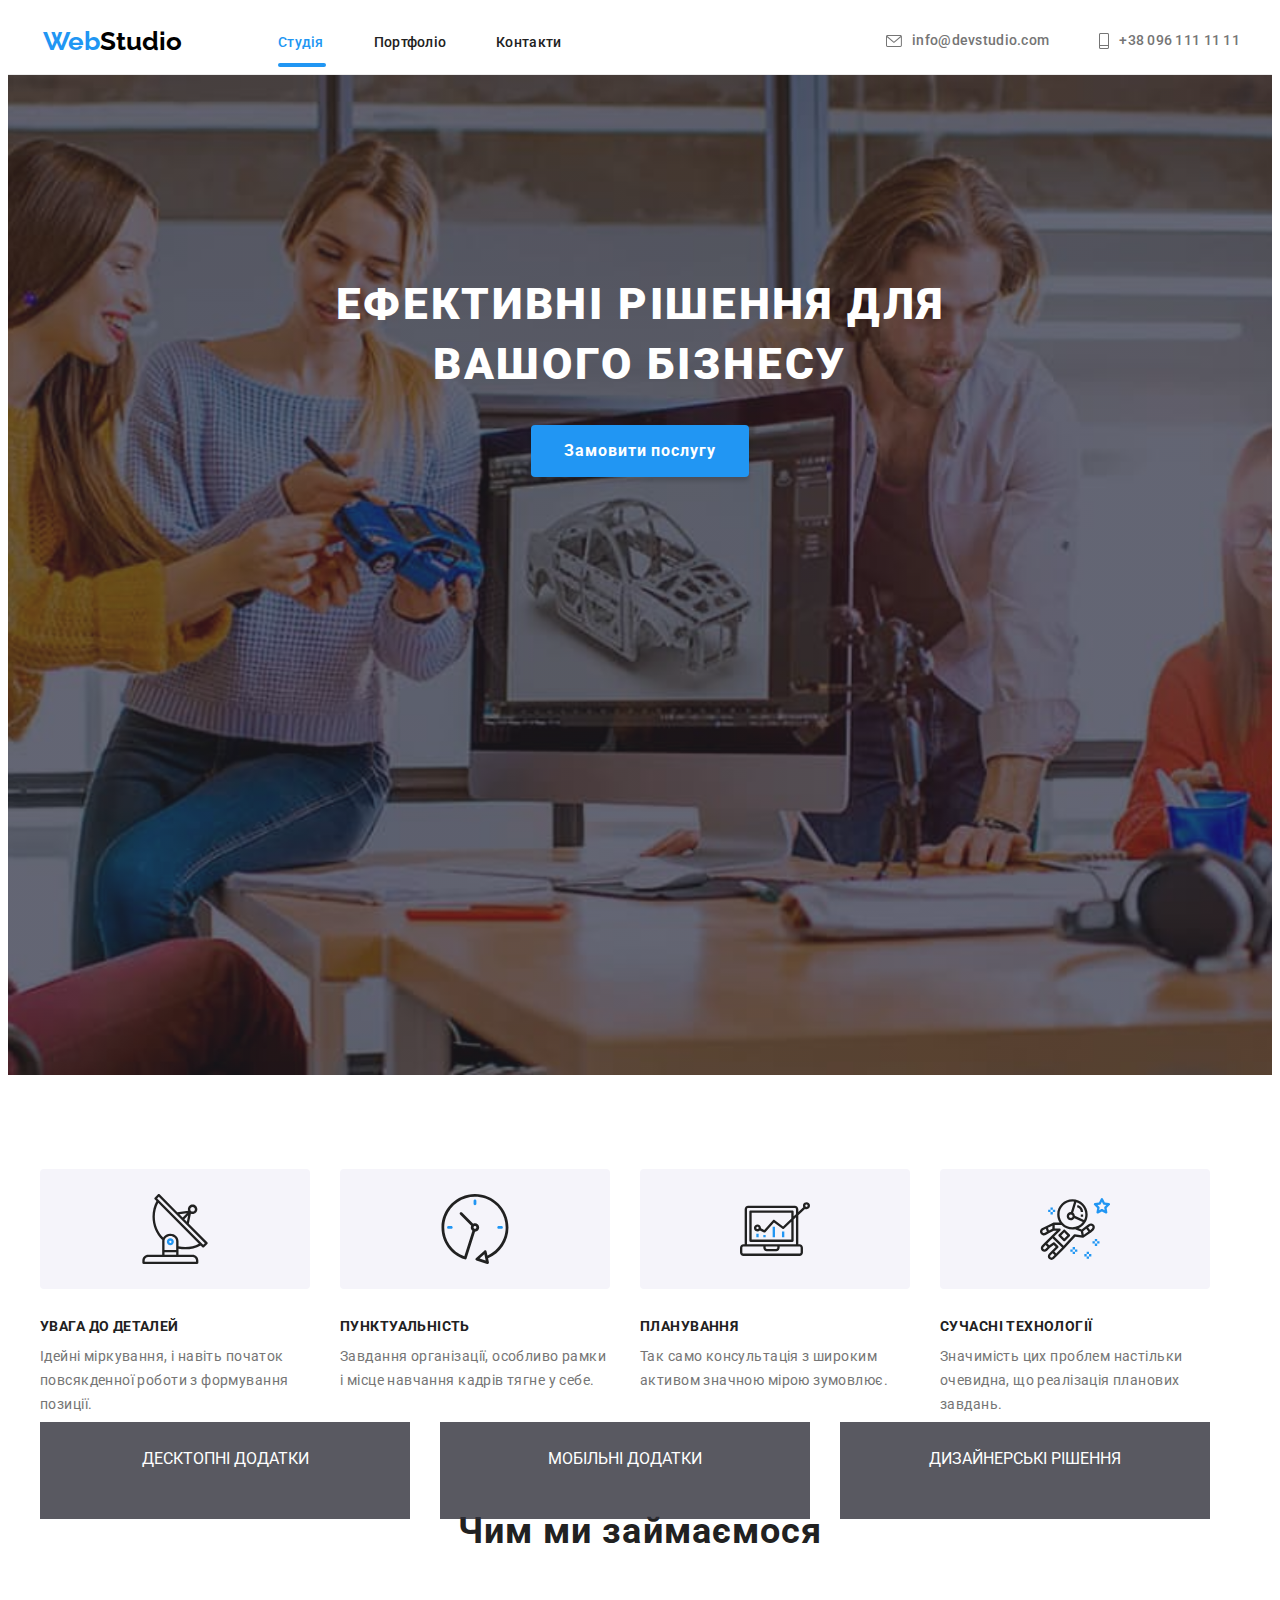
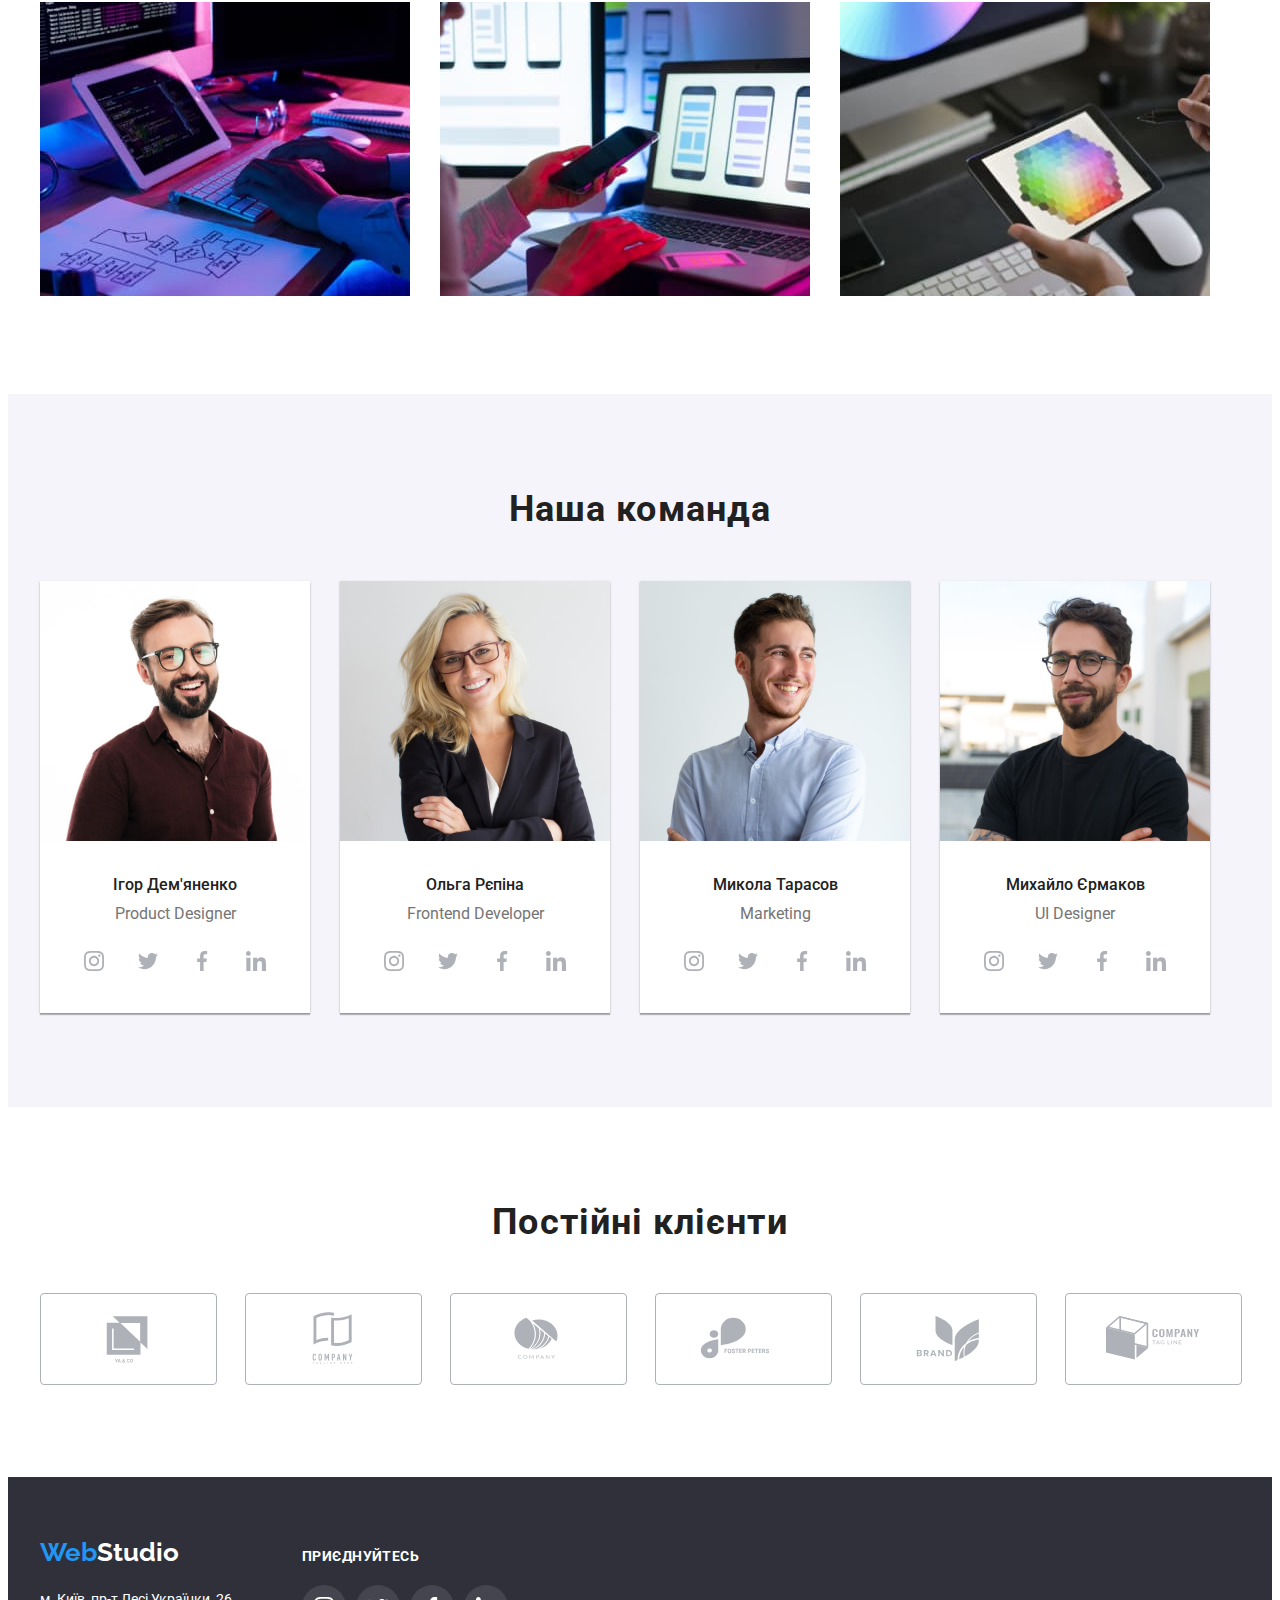
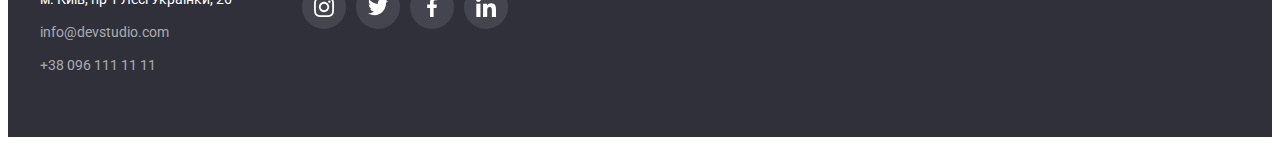
<file: index.html>
<!DOCTYPE html>
<html lang="uk">
  <head>
    <meta charset="UTF-8" />
    <meta http-equiv="X-UA-Compatible" content="IE=edge" />
    <meta name="viewport" content="width=device-width, initial-scale=1.0" />
    <title>WebStudio</title>
    <link rel="preconnect" href="https://fonts.googleapis.com" />
    <link rel="preconnect" href="https://fonts.gstatic.com" crossorigin />
    <link
      href="https://fonts.googleapis.com/css2?family=Raleway:wght@700&family=Roboto:wght@400;500;700;900&display=swap"
      rel="stylesheet"
    />
    <link
      rel="stylesheet"
      href="https://cdnjs.cloudflare.com/ajax/libs/modern-normalize/1.1.0/modern-normalize.min.css"
      integrity="sha512-wpPYUAdjBVSE4KJnH1VR1HeZfpl1ub8YT/NKx4PuQ5NmX2tKuGu6U/JRp5y+Y8XG2tV+wKQpNHVUX03MfMFn9Q=="
      crossorigin="anonymous"
      referrerpolicy="no-referrer"
    />
    <link rel="stylesheet" href="./css/styles.css" />
  </head>
  <body>
    <main>
      <!-- Header -->
      <header class="page-header">
        <div class="parent-heder container">
          <nav class="main-nav">
            <a href="/" class="logo link"
              ><span class="web">Web</span><span class="studio">Studio</span></a
            >
            <ul class="site-nav list">
              <li class="item"><a href="" class="link current">Студія</a></li>
              <li class="item"><a href="./portfolio.html" class="link">Портфоліо</a></li>
              <li class="item"><a href="" class="link">Контакти</a></li>
            </ul>
          </nav>
          <ul class="contacts-list list">
            <li class="item">
              <a href="mailto:info@devstudio.com" class="header-email link">
                <svg class="header-email-icon" width="16" height="12">
                  <use href="./images/symbol-defs.svg#icon-envelope"></use></svg
                >info@devstudio.com</a
              >
            </li>
            <li class="item">
              <a href="tel:+380961111111" class="header-tel link">
                <svg class="header-tel-icon" width="10" height="16">
                  <use href="./images/symbol-defs.svg#icon-tel"></use></svg
                >+38 096 111 11 11</a
              >
            </li>
          </ul>
        </div>
      </header>
      <!-- Hero -->
      <section class="hero overlay">
        <h1 class="hero-title">
          Ефективні рішення для <br />
          вашого бізнесу
        </h1>
        <button class="button hero" type="button" data-modal-open>Замовити послугу</button>
      </section>

      <!-- Feature -->
      <section class="feature">
        <div class="container">
          <h2 class="visually-hidden">Наші переваги</h2>
          <ul class="feature-list feature-icon-list list">
            <li class="item">
              <div class="feature-icon-item">
                <svg width="70" height="70" class="feature-icon-img">
                  <use href="./images/symbol-defs.svg#icon-antenna"></use>
                </svg>
              </div>
              <h3 class="title">Увага до деталей</h3>
              <p class="text">
                Ідейні міркування, і навіть початок повсякденної роботи з формування позиції.
              </p>
            </li>
            <li class="item">
              <div class="feature-icon-item">
                <svg width="70" height="70" class="feature-icon-img">
                  <use href="./images/symbol-defs.svg#icon-clock" width="70" height="70"></use>
                </svg>
              </div>
              <h3 class="title">Пунктуальність</h3>
              <p class="text">
                Завдання організації, особливо рамки і місце навчання кадрів тягне у себе.
              </p>
            </li>
            <li class="item">
              <div class="feature-icon-item">
                <svg width="70" height="70" class="feature-icon-img">
                  <use href="./images/symbol-defs.svg#icon-diagram" width="70" height="70"></use>
                </svg>
              </div>
              <h3 class="title">Планування</h3>
              <p class="text">Так само консультація з широким активом значною мірою зумовлює.</p>
            </li>
            <li class="item">
              <div class="feature-icon-item">
                <svg width="70" height="70" class="feature-icon-img">
                  <use href="./images/symbol-defs.svg#icon-astronaut" width="70" height="70"></use>
                </svg>
              </div>
              <h3 class="title">Сучасні технології</h3>
              <p class="text">
                Значимість цих проблем настільки очевидна, що реалізація планових завдань.
              </p>
            </li>
          </ul>
        </div>
      </section>
      <!--  -->
      <section class="job section">
        <div class="container">
          <h2 class="section-title">Чим ми займаємося</h2>
          <ul class="job-list list">
            <li class="item one"><img src="./images/img1.jpg" alt="" width="370" /></li>
            <li class="item two"><img src="./images/img2.jpg" alt="" width="370" /></li>
            <li class="item three"><img src="./images/img3.jpg" alt="" width="370" /></li>
          </ul>
        </div>
      </section>
      <section class="team">
        <div class="container">
          <h2 class="section-title">Наша команда</h2>
          <ul class="team-list list">
            <li class="item">
              <img src="./images/img_igor.jpg" alt="Product Designer" width="270" />
              <div class="team-img">
                <h3 class="title">Ігор Дем'яненко</h3>
                <p class="text">Product Designer</p>
                <ul class="team-soc-list list">
                  <li class="team-soc-item">
                    <a href="" class="team-soc-link link" target="_blank"
                      ><svg class="team-soc-icon" width="20" height="20">
                        <use href="./images/symbol-defs.svg#icon-instagram"></use></svg
                    ></a>
                  </li>
                  <li class="team-soc-item">
                    <a href="" class="team-soc-link link" target="_blank"
                      ><svg class="team-soc-icon" width="20" height="20">
                        <use href="./images/symbol-defs.svg#icon-twitter"></use></svg
                    ></a>
                  </li>
                  <li class="team-soc-item">
                    <a href="" class="team-soc-link link" target="_blank"
                      ><svg class="team-soc-icon" width="20" height="20">
                        <use href="./images/symbol-defs.svg#icon-facebook"></use></svg
                    ></a>
                  </li>
                  <li class="team-soc-item">
                    <a href="" class="team-soc-link link" target="_blank"
                      ><svg class="team-soc-icon" width="20" height="20">
                        <use href="./images/symbol-defs.svg#icon-linkedin"></use></svg
                    ></a>
                  </li>
                </ul>
              </div>
            </li>
            <li class="item">
              <img src="./images/img_olga.jpg" alt="Frontend Developer" width="270" />
              <div class="team-img">
                <h3 class="title">Ольга Рєпіна</h3>
                <p class="text">Frontend Developer</p>
                <ul class="team-soc-list list">
                  <li class="team-soc-item">
                    <a href="" class="team-soc-link link" target="_blank"
                      ><svg class="team-soc-icon" width="20" height="20">
                        <use href="./images/symbol-defs.svg#icon-instagram"></use></svg
                    ></a>
                  </li>
                  <li class="team-soc-item">
                    <a href="" class="team-soc-link link" target="_blank"
                      ><svg class="team-soc-icon" width="20" height="20">
                        <use href="./images/symbol-defs.svg#icon-twitter"></use></svg
                    ></a>
                  </li>
                  <li class="team-soc-item">
                    <a href="" class="team-soc-link link" target="_blank"
                      ><svg class="team-soc-icon" width="20" height="20">
                        <use href="./images/symbol-defs.svg#icon-facebook"></use></svg
                    ></a>
                  </li>
                  <li class="team-soc-item">
                    <a href="" class="team-soc-link link" target="_blank"
                      ><svg class="team-soc-icon" width="20" height="20">
                        <use href="./images/symbol-defs.svg#icon-linkedin"></use></svg
                    ></a>
                  </li>
                </ul>
              </div>
            </li>
            <li class="item">
              <img src="./images/img_mikola.jpg" alt="Marketing" width="270" />
              <div class="team-img">
                <h3 class="title">Микола Тарасов</h3>
                <p class="text">Marketing</p>
                <ul class="team-soc-list list">
                  <li class="team-soc-item">
                    <a href="" class="team-soc-link link" target="_blank"
                      ><svg class="team-soc-icon" width="20" height="20">
                        <use href="./images/symbol-defs.svg#icon-instagram"></use></svg
                    ></a>
                  </li>
                  <li class="team-soc-item">
                    <a href="" class="team-soc-link link" target="_blank"
                      ><svg class="team-soc-icon" width="20" height="20">
                        <use href="./images/symbol-defs.svg#icon-twitter"></use></svg
                    ></a>
                  </li>
                  <li class="team-soc-item">
                    <a href="" class="team-soc-link link" target="_blank"
                      ><svg class="team-soc-icon" width="20" height="20">
                        <use href="./images/symbol-defs.svg#icon-facebook"></use></svg
                    ></a>
                  </li>
                  <li class="team-soc-item">
                    <a href="" class="team-soc-link link" target="_blank"
                      ><svg class="team-soc-icon" width="20" height="20">
                        <use href="./images/symbol-defs.svg#icon-linkedin"></use></svg
                    ></a>
                  </li>
                </ul>
              </div>
            </li>
            <li class="item">
              <img src="./images/img_michailo.jpg" alt="UI Designer" width="270" />
              <div class="team-img">
                <h3 class="title">Михайло Єрмаков</h3>
                <p class="text">UI Designer</p>
                <ul class="team-soc-list list">
                  <li class="team-soc-item">
                    <a href="" class="team-soc-link link" target="_blank"
                      ><svg class="team-soc-icon" width="20" height="20">
                        <use href="./images/symbol-defs.svg#icon-instagram"></use></svg
                    ></a>
                  </li>
                  <li class="team-soc-item">
                    <a href="" class="team-soc-link link" target="_blank"
                      ><svg class="team-soc-icon" width="20" height="20">
                        <use href="./images/symbol-defs.svg#icon-twitter"></use></svg
                    ></a>
                  </li>
                  <li class="team-soc-item">
                    <a href="" class="team-soc-link link" target="_blank"
                      ><svg class="team-soc-icon" width="20" height="20">
                        <use href="./images/symbol-defs.svg#icon-facebook"></use></svg
                    ></a>
                  </li>
                  <li class="team-soc-item">
                    <a href="" class="team-soc-link link" target="_blank"
                      ><svg class="team-soc-icon" width="20" height="20">
                        <use href="./images/symbol-defs.svg#icon-linkedin"></use></svg
                    ></a>
                  </li>
                </ul>
              </div>
            </li>
          </ul>
        </div>
      </section>
      <!-- Customers -->
      <section class="section customers">
        <div class="container">
          <h2 class="section-title">Постійні клієнти</h2>
          <ul class="customers-list list">
            <li class="customers-item">
              <a href="" class="customers-link link">
                <svg class="customers-soc-icon" width="106" height="60">
                  <use href="./images/symbol-defs.svg#icon-logo-ya-co"></use>
                </svg>
              </a>
            </li>
            <li class="customers-item">
              <a href="" class="customers-link link">
                <svg class="customers-soc-icon" width="106" height="60">
                  <use href="./images/symbol-defs.svg#icon-logo-taglaine"></use>
                </svg>
              </a>
            </li>
            <li class="customers-item">
              <a href="" class="customers-link link">
                <svg class="customers-soc-icon" width="106" height="60">
                  <use href="./images/symbol-defs.svg#icon-logo-company"></use>
                </svg>
              </a>
            </li>
            <li class="customers-item">
              <a href="" class="customers-link link">
                <svg class="customers-soc-icon" width="106" height="60">
                  <use href="./images/symbol-defs.svg#icon-logo-foster"></use>
                </svg>
              </a>
            </li>
            <li class="customers-item">
              <a href="" class="customers-link link">
                <svg class="customers-soc-icon" width="106" height="60">
                  <use href="./images/symbol-defs.svg#icon-logo-brand"></use>
                </svg>
              </a>
            </li>
            <li class="customers-item">
              <a href="" class="customers-link link">
                <svg class="customers-soc-icon" width="106" height="60">
                  <use href="./images/symbol-defs.svg#icon-logo-tag"></use>
                </svg>
              </a>
            </li>
          </ul>
        </div>
      </section>
    </main>
    <footer class="footer">
      <div class="container">
        <div>
          <a href="/" class="logo address"
            ><span class="web">Web</span><span class="studio footer">Studio</span></a
          >
          <address>
            <ul class="address-list list">
              <li class="item">
                <a
                  href="https://goo.gl/maps/J423q69N4XWxt7sN8 "
                  target="_blank"
                  rel="noopener noreferrer nofollow"
                  class="link"
                >
                  м. Київ, пр-т Лесі Українки, 26</a
                >
              </li>
              <li class="item">
                <a href="mailto:info@devstudio.com" class="footer-mail">info@devstudio.com</a>
              </li>
              <li>
                <a href="tel:+380961111111" class="footer-tel">+38 096 111 11 11</a>
              </li>
            </ul>
          </address>
        </div>
        <div class="footer-soc">
          <h2 class="footer-soc-title">Приєднуйтесь</h2>
          <ul class="footer-soc-list list">
            <li class="footer-soc-item">
              <a href="" class="footer-soc-link link">
                <svg width="20" height="20">
                  <use
                    href="./images/symbol-defs.svg#icon-instagram"
                    class="footer-soc-icon"
                  ></use></svg
              ></a>
            </li>
            <li class="footer-soc-item">
              <a href="" class="footer-soc-link link">
                <svg class="footer-soc-icon" width="20" height="20">
                  <use href="./images/symbol-defs.svg#icon-twitter"></use></svg
              ></a>
            </li>
            <li class="footer-soc-item">
              <a href="" class="footer-soc-link link">
                <svg class="footer-soc-icon" width="20" height="20">
                  <use href="./images/symbol-defs.svg#icon-facebook"></use></svg
              ></a>
            </li>
            <li class="footer-soc-item">
              <a href="" class="footer-soc-link link">
                <svg class="footer-soc-icon" width="20" height="20">
                  <use href="./images/symbol-defs.svg#icon-linkedin"></use></svg
              ></a>
            </li>
          </ul>
        </div>
      </div>
    </footer>
    <div class="backdrop is-hidden" data-modal>
      <div class="modal">
        <button type="button" class="modal-close" data-modal-close>
          <svg class="modal-close-icon" width="18" height="18">
            <use href="./images/symbol-defs.svg#icon-close-black"></use>
          </svg>
        </button>
      </div>
    </div>
    <script src="./js/modal.js"></script>
  </body>
</html>
</file>
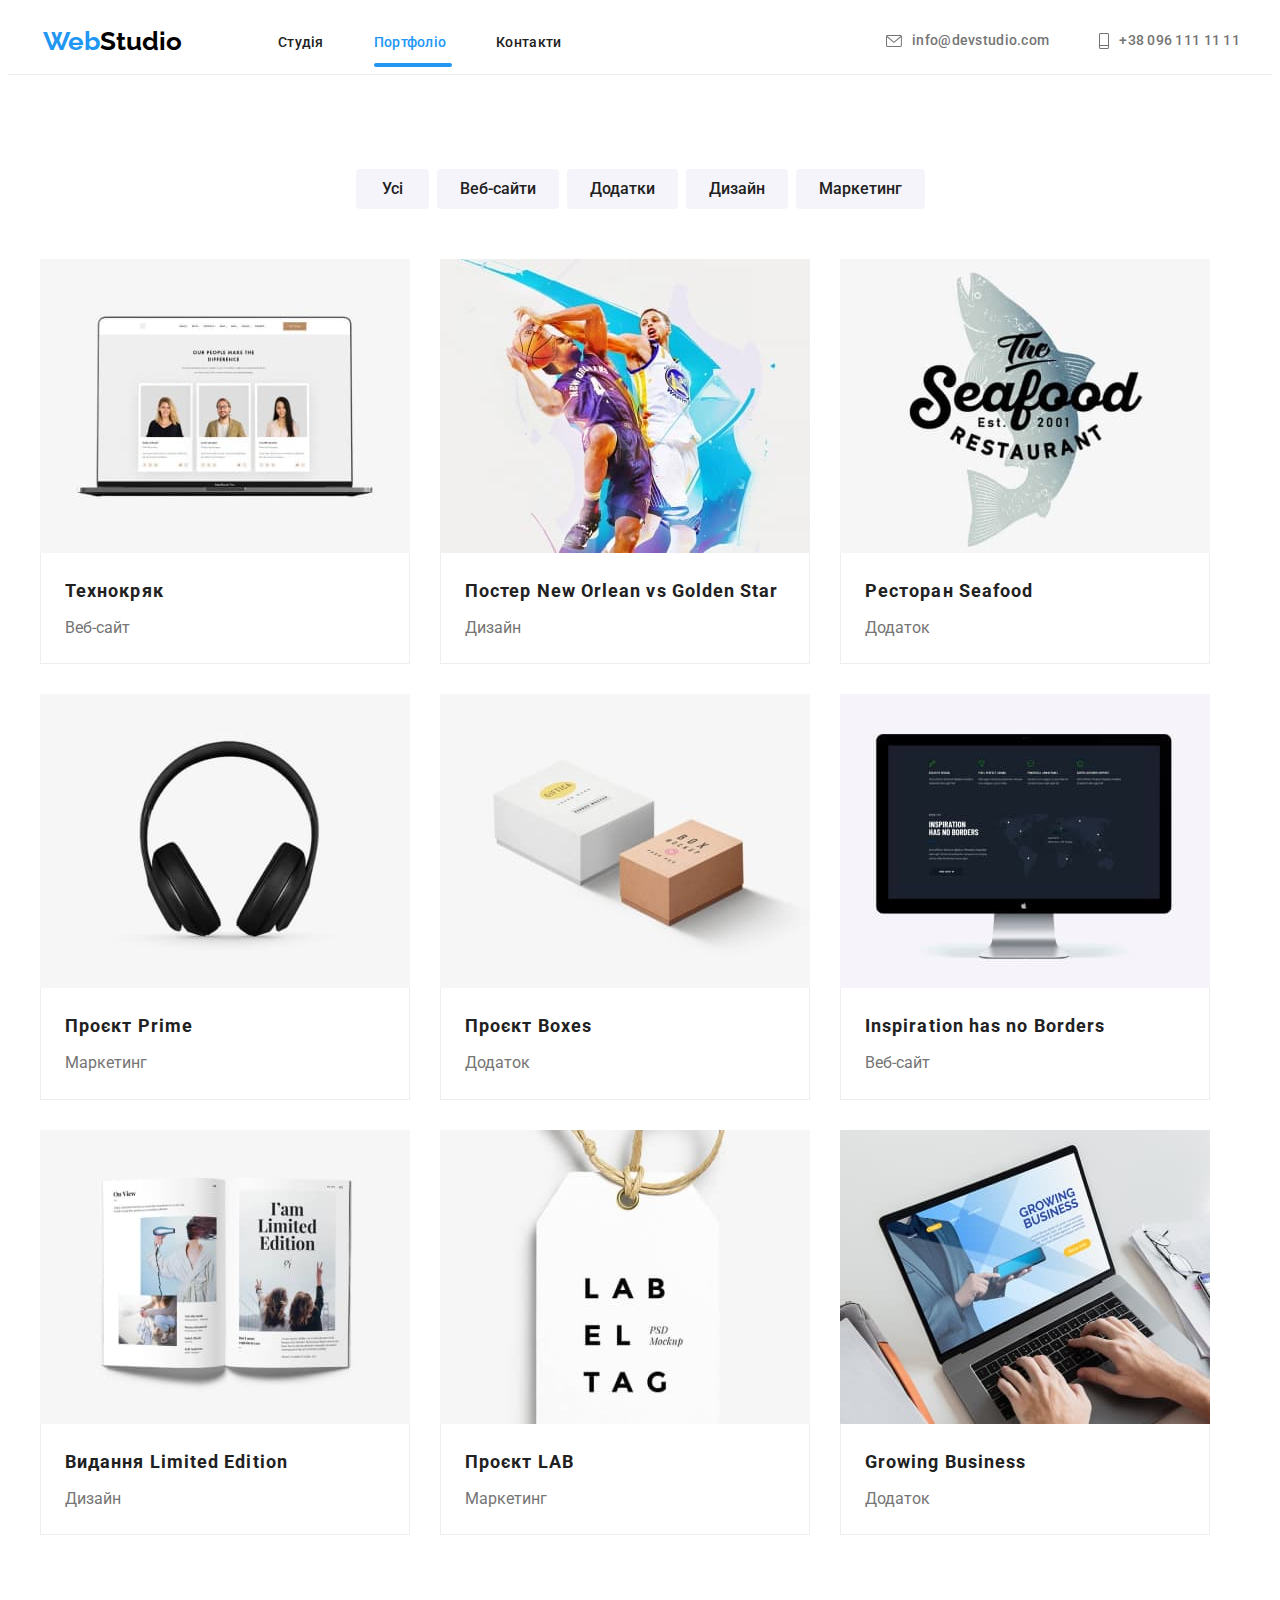
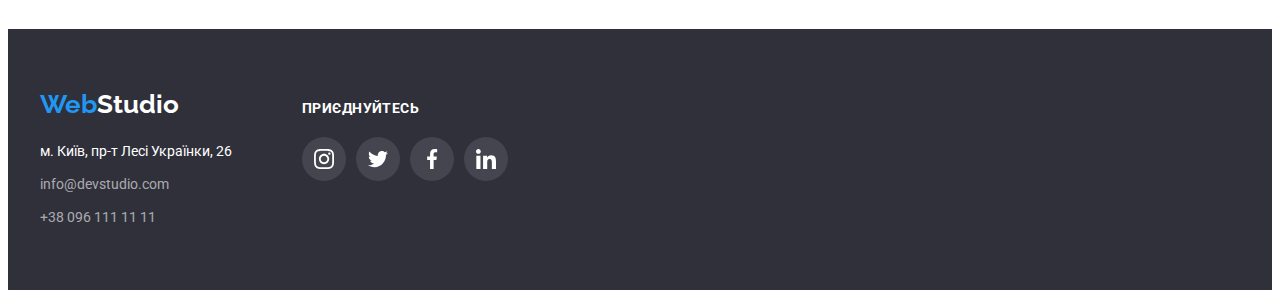
<file: portfolio.html>
<!DOCTYPE html>
<html lang="uk">
  <head>
    <meta charset="UTF-8" />
    <meta http-equiv="X-UA-Compatible" content="IE=edge" />
    <meta name="viewport" content="width=device-width, initial-scale=1.0" />
    <title>WebStudio</title>
    <link rel="preconnect" href="https://fonts.googleapis.com" />
    <link rel="preconnect" href="https://fonts.gstatic.com" crossorigin />
    <link
      href="https://fonts.googleapis.com/css2?family=Raleway:wght@700&family=Roboto:wght@400;500;700;900&display=swap"
      rel="stylesheet"
    />
    <link
      rel="stylesheet"
      href="https://cdnjs.cloudflare.com/ajax/libs/modern-normalize/1.1.0/modern-normalize.min.css"
      integrity="sha512-wpPYUAdjBVSE4KJnH1VR1HeZfpl1ub8YT/NKx4PuQ5NmX2tKuGu6U/JRp5y+Y8XG2tV+wKQpNHVUX03MfMFn9Q=="
      crossorigin="anonymous"
      referrerpolicy="no-referrer"
    />
    <link rel="stylesheet" href="./css/styles.css" />
  </head>
  <body>
    <header class="page-header">
      <div class="parent-heder container">
        <nav class="main-nav">
          <a href="/" class="logo link"
            ><span class="web">Web</span><span class="studio">Studio</span></a
          >
          <ul class="site-nav list">
            <li class="item"><a href="./index.html" class="link">Студія</a></li>
            <li class="item"><a href="" class="link current portfolio">Портфоліо</a></li>
            <li class="item"><a href="" class="link">Контакти</a></li>
          </ul>
        </nav>
        <ul class="contacts-list list">
          <li class="item">
            <a href="mailto:info@devstudio.com" class="header-email link">
              <svg class="header-email-icon" width="16" height="12">
                <use href="./images/symbol-defs.svg#icon-envelope"></use></svg
              >info@devstudio.com</a
            >
          </li>
          <li class="item">
            <a href="tel:+380961111111" class="header-tel link">
              <svg class="header-email-icon" width="10" height="16">
                <use href="./images/symbol-defs.svg#icon-tel"></use></svg
              >+38 096 111 11 11</a
            >
          </li>
        </ul>
      </div>
    </header>
    <main>
      <section class="work">
        <div class="container">
          <h1 class="visually-hidden">Наші роботи</h1>
          <ul class="work-btn-list list">
            <li class="item">
              <button type="button" class="button secondary">Усі</button>
            </li>
            <li class="item">
              <button type="button" class="button secondary">Веб-сайти</button>
            </li>
            <li class="item">
              <button type="button" class="button secondary">Додатки</button>
            </li>
            <li class="item">
              <button type="button" class="button secondary">Дизайн</button>
            </li>
            <li class="item">
              <button type="button" class="button secondary">Маркетинг</button>
            </li>
          </ul>
          <ul class="work-list list">
            <li class="item">
              <a href="" class="work-link">
                <div class="work-top-wrap">
                  <img class="work-img" src="./images/techno.jpg" alt="" width="370" />
                  <p class="work-top-text">
                    Ресурс пропонує комплексні пропозиції з різним рівнем функціоналу та сервісів.
                    Все це дозволить відвідувачу отримати вичерпні відомості про компанію чи
                    приватну особу.
                  </p>
                </div>

                <div class="work-card">
                  <h2 class="work-title">Технокряк</h2>
                  <p class="work-text">Веб-сайт</p>
                </div>
              </a>
            </li>
            <li class="item">
              <a href="" class="work-link">
                <div class="work-top-wrap">
                  <img class="work-img" src="./images/new-orlean.jpg" alt="" width="370" />
                  <p class="work-top-text">
                    Ресурс пропонує комплексні пропозиції з різним рівнем функціоналу та сервісів.
                    Все це дозволить відвідувачу отримати вичерпні відомості про компанію чи
                    приватну особу.
                  </p>
                </div>
                <div class="work-card">
                  <h2 class="work-title">
                    Постер <span lang="en">New Orlean vs Golden Star</span>
                  </h2>
                  <p class="work-text">Дизайн</p>
                </div>
              </a>
            </li>
            <li class="item">
              <a href="" class="work-link">
                <div class="work-top-wrap">
                  <img class="work-img" src="./images/seafood.jpg" alt="" width="370" />
                  <p class="work-top-text">
                    Ресурс пропонує комплексні пропозиції з різним рівнем функціоналу та сервісів.
                    Все це дозволить відвідувачу отримати вичерпні відомості про компанію чи
                    приватну особу.
                  </p>
                </div>
                <div class="work-card">
                  <h2 class="work-title">Ресторан <span leng="en">Seafood</span></h2>
                  <p class="work-text">Додаток</p>
                </div>
              </a>
            </li>
            <li class="item">
              <a href="" class="work-link">
                <div class="work-top-wrap">
                  <img class="work-img" src="./images/prime.jpg" alt="" width="370" />
                  <p class="work-top-text">
                    Ресурс пропонує комплексні пропозиції з різним рівнем функціоналу та сервісів.
                    Все це дозволить відвідувачу отримати вичерпні відомості про компанію чи
                    приватну особу.
                  </p>
                </div>
                <div class="work-card">
                  <h2 class="work-title">Проєкт <span leng="en">Prime</span></h2>
                  <p class="work-text">Маркетинг</p>
                </div>
              </a>
            </li>
            <li class="item">
              <a href="" class="work-link">
                <div class="work-top-wrap">
                  <img class="work-img" src="./images/img-boxes.jpg" alt="" width="370" />
                  <p class="work-top-text">
                    Ресурс пропонує комплексні пропозиції з різним рівнем функціоналу та сервісів.
                    Все це дозволить відвідувачу отримати вичерпні відомості про компанію чи
                    приватну особу.
                  </p>
                </div>
                <div class="work-card">
                  <h2 class="work-title">Проєкт <span leng="en">Boxes</span></h2>
                  <p class="work-text">Додаток</p>
                </div>
              </a>
            </li>
            <li class="item">
              <a href="" class="work-link">
                <div class="work-top-wrap">
                  <img class="work-img" src="./images/inspiration.jpg" alt="" width="370" />
                  <p class="work-top-text">
                    Ресурс пропонує комплексні пропозиції з різним рівнем функціоналу та сервісів.
                    Все це дозволить відвідувачу отримати вичерпні відомості про компанію чи
                    приватну особу.
                  </p>
                </div>
                <div class="work-card">
                  <h2 class="work-title" leng="en">Inspiration has no Borders</h2>
                  <p class="work-text">Веб-сайт</p>
                </div>
              </a>
            </li>
            <li class="item">
              <a href="" class="work-link">
                <div class="work-top-wrap">
                  <img class="work-img" src="./images/limited-edition.jpg" alt="" width="370" />
                  <p class="work-top-text">
                    Ресурс пропонує комплексні пропозиції з різним рівнем функціоналу та сервісів.
                    Все це дозволить відвідувачу отримати вичерпні відомості про компанію чи
                    приватну особу.
                  </p>
                </div>
                <div class="work-card">
                  <h2 class="work-title">Видання <span leng="en">Limited Edition</span></h2>
                  <p class="work-text">Дизайн</p>
                </div>
              </a>
            </li>
            <li class="item">
              <a href="" class="work-link">
                <div class="work-top-wrap">
                  <img class="work-img" src="./images/lab.jpg" alt="" width="370" />
                  <p class="work-top-text">
                    Ресурс пропонує комплексні пропозиції з різним рівнем функціоналу та сервісів.
                    Все це дозволить відвідувачу отримати вичерпні відомості про компанію чи
                    приватну особу.
                  </p>
                </div>
                <div class="work-card">
                  <h2 class="work-title">Проєкт <span leng="en">LAB</span></h2>
                  <p class="work-text">Маркетинг</p>
                </div>
              </a>
            </li>
            <li class="item">
              <a href="" class="work-link">
                <div class="work-top-wrap">
                  <img class="work-img" src="./images/growing-business.jpg" alt="" width="370" />
                  <p class="work-top-text">
                    Ресурс пропонує комплексні пропозиції з різним рівнем функціоналу та сервісів.
                    Все це дозволить відвідувачу отримати вичерпні відомості про компанію чи
                    приватну особу.
                  </p>
                </div>
                <div class="work-card">
                  <h2 class="work-title" leng="en">Growing Business</h2>
                  <p class="work-text">Додаток</p>
                </div>
              </a>
            </li>
          </ul>
        </div>
      </section>
    </main>
    <footer class="footer">
      <div class="container">
        <div>
          <a href="/" class="logo address"
            ><span class="web">Web</span><span class="studio footer">Studio</span></a
          >
          <address>
            <ul class="address-list list">
              <li class="item">
                <a
                  href="https://goo.gl/maps/J423q69N4XWxt7sN8 "
                  target="_blank"
                  rel="noopener noreferrer nofollow"
                  class="link"
                >
                  м. Київ, пр-т Лесі Українки, 26</a
                >
              </li>
              <li class="item">
                <a href="mailto:info@devstudio.com" class="footer-mail">info@devstudio.com</a>
              </li>
              <li>
                <a href="tel:+380961111111" class="footer-tel">+38 096 111 11 11</a>
              </li>
            </ul>
          </address>
        </div>
        <div class="footer-soc">
          <h2 class="footer-soc-title">Приєднуйтесь</h2>
          <ul class="footer-soc-list list">
            <li class="footer-soc-item">
              <a href="" class="footer-soc-link link">
                <svg width="20" height="20">
                  <use
                    href="./images/symbol-defs.svg#icon-instagram"
                    class="footer-soc-icon"
                  ></use></svg
              ></a>
            </li>
            <li class="footer-soc-item">
              <a href="" class="footer-soc-link link">
                <svg class="footer-soc-icon" width="20" height="20">
                  <use href="./images/symbol-defs.svg#icon-twitter"></use></svg
              ></a>
            </li>
            <li class="footer-soc-item">
              <a href="" class="footer-soc-link link">
                <svg class="footer-soc-icon" width="20" height="20">
                  <use href="./images/symbol-defs.svg#icon-facebook"></use></svg
              ></a>
            </li>
            <li class="footer-soc-item">
              <a href="" class="footer-soc-link link">
                <svg class="footer-soc-icon" width="20" height="20">
                  <use href="./images/symbol-defs.svg#icon-linkedin"></use></svg
              ></a>
            </li>
          </ul>
        </div>
      </div>
    </footer>
  </body>
</html>
</file>
<file: css/styles.css>
/* колір основного тексту: #212121 */
/* вторинний колір: #757575 */
/* акцент: #2196F3 */
/* колір фону білий: #FFFFFF */
/* колір фону вторинний #F5F4FA */
/* колір фону футер: #2F303A */
/* колір лого studio: #000000 */

:root {
  --primary-text-color: #212121;
  --title-text-color: #757575;
  --secondary-text-color: #ffffff;
  --accent-color: #2196f3;
  --primary-white-color: #ffffff;
  --primary-bg-color: #ffffff;
  --secondary-bg-color: #f5f4fa;
  --color-btn-primery: #2196f3;
  --color-logo-stodio: #000000;
  --trans: 250ms cubic-bezier(0.4, 0, 0.2, 1);
}

p,
h1,
h2,
h3,
h4,
h5,
h6 {
  margin: 0;
}

ul,
ol {
  margin: 0;
  padding-left: 0;
  list-style: none;
}

/*button {
  color: var(--primary-text-color);
  background-color: var(--secondary-bg-color);
  display: inline-block;
  border: 1px solid transparent;
  border-radius: 4px;
  min-width: 73px;
  text-align: center;
  font-family: inherit;
  cursor: pointer;
}*/

address {
  font-style: normal;
}

a {
  color: currentColor;
  text-decoration: none;
}
section {
  text-align: center;
  /*padding-top: 94px;
  padding-bottom: 94px;*/
}

body {
  background-color: var(--primary-bg-color);
  color: var(--primary-text-color);

  font-family: 'Roboto', sans-serif;
}

.list {
  padding: 0;
  margin: 0;
  list-style: none;
}
.link {
  text-decoration: none;
}

.visually-hidden {
  position: absolute;
  white-space: nowrap;
  width: 1px;
  height: 1px;
  overflow: hidden;
  border: 0;
  padding: 0;
  clip: rect(0 0 0 0);
  clip-path: inset(50%);
  margin: -1px;
}
.container {
  width: 1200px;
  padding-left: 15px;
  padding-right: 15px;
  margin: 0 auto;
}

/*              header            */
.page-header {
  border-bottom: 1px solid #ececec;
  text-align: center;
}
.parent-heder {
  display: flex;
}

/* Logo */
.logo {
  color: var(--primary-text-color);
  font-family: 'Raleway', sans-serif;
  font-weight: 700;
  font-size: 26px;
  line-height: 1.19;
  min-width: 145px;
  outline: transparent;
}
.web {
  color: var(--accent-color);
  outline: transparent;
}
.studio {
  color: var(--color-logo-stodio);
  outline: transparent;
}
.studio.footer {
  color: var(--primary-white-color);
}

.logo.address {
  display: block;
  margin-bottom: 20px;
}

/*    Main-nav     */
.main-nav {
  display: flex;
  align-items: center;
}

/* Site nav  */
.site-nav {
  display: flex;
  margin-left: 93px;
}

.site-nav .link {
  padding-top: 25px;
  padding-bottom: 25px;
  color: var(--primary-text-color);
  font-weight: 500;
  font-size: 14px;
  line-height: 1.14;
  letter-spacing: 0.02em;
  transition: color var(--trans);
}
.site-nav .item + .item {
  margin-left: 50px;
}
/*.site-nav .item:not(:last-child) {
  margin-right: 50px;
}*/
.site-nav .link:hover,
.site-nav .link:focus {
  color: var(--accent-color);
  outline: transparent;
}

.site-nav .link.current {
  color: var(--accent-color);
}
.site-nav .link.current::before {
  content: '';
  min-width: 48px;
  height: 4px;
  border-radius: 2px;
  position: absolute;
  top: 63px;
  background-color: var(--accent-color);
}
.site-nav .link.current.portfolio::before {
  content: '';
  min-width: 78px;
  height: 4px;
  border-radius: 2px;
  position: absolute;
  top: 63px;
  background-color: var(--accent-color);
}
/*         Contacts          */
.contacts-list {
  display: flex;
  margin-left: auto;
}
.contacts-list .item + .item {
  margin-left: 50px;
}
.contacts-list .link {
  display: flex;
  margin-left: auto;
  padding-top: 25px;
  padding-bottom: 25px;
  font-weight: 500;
  font-size: 14px;
  line-height: 1.14;
  letter-spacing: 0.02em;
  align-items: center;
  justify-content: center;
  color: var(--title-text-color);
  transition: color var(--trans);
}
.contacts-list .link:hover,
.contacts-list .link:focus {
  color: var(--accent-color);
  outline: transparent;
}

.header-email {
  gap: 10px;
}

.header-email-icon {
  align-items: center;
  justify-content: center;
  fill: currentColor;
}

.header-tel {
  gap: 10px;
}

.header-tel-icon {
  align-items: center;
  justify-content: center;
  fill: currentColor;
}

/* Герой */
.hero {
  padding-top: 200px;
  padding-bottom: 200px;

  background-color: #2f303a;
}

.hero-title {
  color: var(--primary-white-color);
  margin-bottom: 30px;
  margin-top: 0;
  font-weight: 900;
  font-size: 44px;
  line-height: 1.36;
  letter-spacing: 0.06em;
  text-transform: uppercase;
}

.button.hero {
  color: var(--secondary-text-color);
  background-color: var(--color-btn-primery);
  padding: 10px 32px;
  font-weight: 700;
  font-size: 16px;
  line-height: 1.88;
  letter-spacing: 0.06em;
  display: inline-block;
  border: 1px solid transparent;
  border-radius: 4px;
  min-width: 73px;
  text-align: center;
  font-family: inherit;
  cursor: pointer;
  box-shadow: 0px 4px 4px rgba(0, 0, 0, 0.15);
  transition: background-color var(--trans), color var(--trans);
}

.button.hero:hover,
.button.hero:focus {
  color: var(--primary-text-color);
  background-color: var(--title-text-color);
  outline: transparent;
}

/* Button */
.button.secondary {
  padding: 6px 22px;
  font-weight: 500;
  font-size: 16px;
  line-height: 1.63;
  border: transparent;
  display: inline-block;
  border: 1px solid transparent;
  border-radius: 4px;
  min-width: 73px;
  text-align: center;
  font-family: inherit;
  cursor: pointer;
  color: var(--primary-text-color);
  background-color: var(--secondary-bg-color);
  transition: background-color var(--trans), color var(--trans),
    box-shadow var(--trans);
}

.button.secondary:hover,
.button.secondary:focus {
  color: var(--primary-white-color);
  background-color: var(--color-btn-primery);
  box-shadow: 0px 3px 1px rgba(0, 0, 0, 0.1), 0px 1px 2px rgba(0, 0, 0, 0.08),
    0px 2px 2px rgba(0, 0, 0, 0.12);
  outline: transparent;
}
/*            Overlay       */

.overlay {
  height: 600px;
  max-width: 1600px;
  margin-left: auto;
  margin-right: auto;
  background-image: linear-gradient(rgba(47, 48, 58, 0.4), rgba(47, 48, 58, 0.4)),
    url(../images/img-hero.jpg);
  background-repeat: no-repeat;
  background-position: center;
  background-size: cover;
  background-color: #c4c4c4;
}

/* Section */
.section-title {
  margin-bottom: 50px;
  font-weight: 700;
  font-size: 36px;
  line-height: 1.17;
  letter-spacing: 0.03em;
}

/* Переваги */
.feature {
  padding-top: 94px;
  padding-bottom: 94px;
  text-align: center;
}

.feature-list {
  display: flex;
}
.feature-list .item + .item {
  margin-left: 30px;
}

.feature-icon-item {
  height: 120px;
  border-radius: 4px;
  margin-bottom: 30px;
  gap: 30px;
  display: flex;
  align-items: center;
  justify-content: center;

  background-color: #f5f4fa;
}
.feature-icon-img {
  align-items: center;
  justify-content: center;
}

.feature-list .title {
  margin-bottom: 10px;
  font-weight: 700;
  font-size: 14px;
  line-height: 1.14;
  letter-spacing: 0.03em;
  text-transform: uppercase;

  color: var(--primary-text-color);
}

.feature-list .item {
  width: 270px;
  text-align: left;
}

.feature-list .text {
  font-size: 14px;
  line-height: 1.7;
  letter-spacing: 0.03em;
  color: var(--title-text-color);
}

/*          Job             */
.job {
  padding-top: 0;
  padding-bottom: 94px;
}
.job-list .item + .item {
  margin-left: 30px;
}
.job-list {
  display: flex;
}
.job-list .item.one::before {
  content: 'Десктопні додатки';
  position: absolute;
  width: 370px;
  height: 70px;
  padding-top: 27px;
  top: 1422px;
  text-transform: uppercase;

  color: var(--primary-white-color);
  background-color: rgba(47, 48, 58, 0.8);
}
.job-list .item.two::before {
  content: 'Мобільні додатки';
  position: absolute;
  width: 370px;
  height: 70px;
  padding-top: 27px;
  top: 1422px;
  text-transform: uppercase;

  color: var(--primary-white-color);
  background-color: rgba(47, 48, 58, 0.8);
}
.job-list .item.three::before {
  content: 'Дизайнерські рішення';
  position: absolute;
  width: 370px;
  height: 70px;
  padding-top: 27px;
  top: 1422px;
  text-transform: uppercase;

  color: var(--primary-white-color);
  background-color: rgba(47, 48, 58, 0.8);
}

/* Команда */
.team {
  padding-top: 94px;
  padding-bottom: 94px;
  background-color: #f5f4fa;
}

.team-list {
  display: flex;
}
.team-list .item + .item {
  margin-left: 30px;
}

.team-list .title {
  color: var(--primary-text-color);

  font-weight: 500;
  font-size: 16px;
  line-height: 1.19;
}

.team-list .text {
  color: var(--title-text-color);
  margin-bottom: 16px;
  line-height: 1.19;
}

.team .title {
  margin-bottom: 10px;
}

.team .item {
  background-color: #ffffff;
  box-shadow: 0px 2px 1px rgba(0, 0, 0, 0.2), 0px 1px 1px rgba(0, 0, 0, 0.14),
    0px 1px 3px rgba(0, 0, 0, 0.12);
}
.team-img {
  padding-top: 30px;
  padding-bottom: 30px;
}

.team-soc-list {
  display: flex;
  align-items: center;
  justify-content: center;
  gap: 10px;
}

.team-soc-item {
  width: 44px;
  height: 44px;
}
.team-soc-link {
  width: 100%;
  height: 100%;
  display: flex;
  align-items: center;
  justify-content: center;
  border-radius: 50%;
  transition: background-color var(--trans);
  fill: #afb1b8;
}
.team-soc-icon {
  transition: fill var(--trans);
}

.team-soc-link:hover,
.team-soc-link:focus {
  background-color: var(--accent-color);
  outline: none;
}
.team-soc-link:hover .team-soc-icon,
.team-soc-link:focus .team-soc-icon {
  fill: var(--primary-white-color);
}

/*    Customers */
.customers {
  padding-top: 94px;
  padding-bottom: 94px;
}

.customers-list {
  display: flex;
  gap: 30px;
}

.customers-item {
  width: calc((100% - 150px) / 6);
  height: 90px;
}
.customers-link {
  width: 100%;
  height: 100%;
  border: 1px solid #afb1b8;
  border-radius: 4px;
  display: flex;
  align-items: center;
  justify-content: center;
  fill: #afb1b8;
  transition: border-color var(--trans);
}

.customers-soc-icon {
  transition: fill var(--trans);
}

.customers-link:hover,
.customers-link:focus {
  border-color: var(--accent-color);
  outline: none;
}
.customers-link:hover .customers-soc-icon,
.customers-link:focus .customers-soc-icon {
  fill: var(--accent-color);
}

/* Наші роботи */
.work {
  padding-top: 94px;
  padding-bottom: 94px;
}

.work-btn-list {
  display: flex;
  flex-wrap: wrap;
  justify-content: center;
  margin-bottom: 50px;
}
.work-btn-list .item + .item {
  margin-left: 8px;
}

.work-title {
  margin-bottom: 4px;
}

.work-list {
  display: flex;
  flex-wrap: wrap;
  gap: 30px;
}

.work-list .item:nth-child(3n) {
  margin-right: 0;
}
.work-list .item:nth-last-child(-n + 3) {
  margin-bottom: 0;
}

.work-link {
  display: block;
  text-decoration: none;
  transition: box-shadow var(--trans);
}

.work-top-wrap {
  position: relative;
  transition: box-shadow var(--trans);
  overflow: hidden;
}

.work-link:hover,
.work-link:focus {
  box-shadow: 1px 4px 6px rgba(0, 0, 0, 0.16), 0px 4px 4px rgba(0, 0, 0, 0.06),
    0px 1px 1px rgba(0, 0, 0, 0.12);
  outline: transparent;
}
.work-link:hover .work-top-text,
.work-link:focus .work-top-text {
  transform: translateY(0);
  transition: transform var(--trans);
}

.work-img {
  display: block;
}

.work-title {
  color: var(--primary-text-color);
  margin-bottom: 4px;
  font-weight: 700;
  font-size: 18px;
  line-height: 2;
  letter-spacing: 0.06em;
}

.work-text {
  color: var(--title-text-color);

  line-height: 1.9;
}

/*.work .item {
  
}*/

.work-top-text {
  position: absolute;
  top: 0;
  padding: 63px 24px;
  text-align: left;
  font-weight: 400;
  font-size: 18px;
  line-height: 1.56;
  background-color: rgba(33, 150, 243, 0.9);
  color: var(--primary-white-color);
  transform: translateY(100%);
  transition: var(--trans), color var(--trans), background-color var(--trans);
  overflow: auto;
}

.work-card {
  padding: 20px 24px;
  border-left: 1px solid #eeeeee;
  border-bottom: 1px solid #eeeeee;
  border-right: 1px solid #eeeeee;
  text-align: left;
  margin-top: 0;
}
/*               Footer            */

.footer {
  padding-top: 60px;
  padding-bottom: 60px;
  background-color: #2f303a;
}

.footer-contact {
  text-align-last: left;
}
.address-list .link {
  color: var(--primary-white-color);
  font-size: 14px;
  line-height: 1.71;
  font-style: normal;
}

.address-list .item {
  margin-bottom: 9px;
}

.footer .link {
  transition: background-color var(--trans), color var(--trans);
}

.footer .link:hover,
.footer .link:focus {
  color: var(--accent-color);
  outline: transparent;
}
.addres-list.footer-tel {
  margin-bottom: 0;
}

.footer-mail,
.footer-tel {
  font-size: 14px;
  line-height: 1.71;
  font-style: normal;
  text-decoration: none;
  color: rgba(255, 255, 255, 0.6);
  transition: color var(--trans);
}

.footer-mail:hover,
.footer-mail:focus {
  color: var(--accent-color);
  outline: transparent;
}
.footer-tel:hover,
.footer-tel:focus {
  color: var(--accent-color);
  outline: transparent;
}

.footer > .container {
  display: flex;
  align-items: baseline;
}

.footer-soc-title {
  margin-bottom: 20px;
  font-weight: 700;
  font-size: 14px;
  line-height: 1.14;
  letter-spacing: 0.03em;
  text-transform: uppercase;
  color: var(--primary-white-color);
}

.footer-soc-list {
  display: flex;
  gap: 10px;
}

.footer-soc-item {
  width: 44px;
  height: 44px;
}
.footer-soc-link {
  display: flex;
  width: 100%;
  height: 100%;
  align-items: center;
  justify-content: center;
  background-color: rgba(255, 255, 255, 0.1);
  border-radius: 50%;
  fill: #ffffff;
}

.footer-soc-icon {
  align-items: center;
  justify-content: center;
  transition: fill var(--trans);
}

.footer-soc-link:hover,
.footer-soc-link:focus {
  background-color: var(--accent-color);
  outline: none;
}

.footer-soc {
  margin-left: 70px;
}

.footer-soc-link:hover .footer-soc-icon,
.footer-soc-link:focus .footer-soc-icon {
  fill: var(--primary-white-color);
}
/*      Модальне вікно      */

.backdrop {
  width: 100%;
  height: 100%;
  background-color: rgba(0, 0, 0, 0.2);
  position: fixed;
  top: 0;
  transition: opacity var(--trans),
    visibility var(--trans);
}

.modal {
  width: 528px;
  height: 581px;
  background-color: #ffffff;
  position: absolute;
  border-radius: 4px;
  top: 50%;
  left: 50%;
  transform: translate(-50%, -50%) scale(1) rotate(0);
  transition: transform var(--trans),
    border-radius var(--trans);
}
.backdrop.is-hidden .modal {
  transform: translate(-50%, -50%) scale(0) rotate(-360deg);
  border-radius: 70%;
}

.modal-close {
  width: 30px;
  height: 30px;
  background-color: transparent;
  border: 1px solid rgba(0, 0, 0, 0.1);
  border-radius: 50%;
  position: absolute;
  right: 8px;
  top: 8px;
  display: flex;
  align-items: center;
  justify-content: center;
  cursor: pointer;
}
.backdrop.is-hidden {
  opacity: 0;
  visibility: hidden;
  pointer-events: none;
}
</file>
